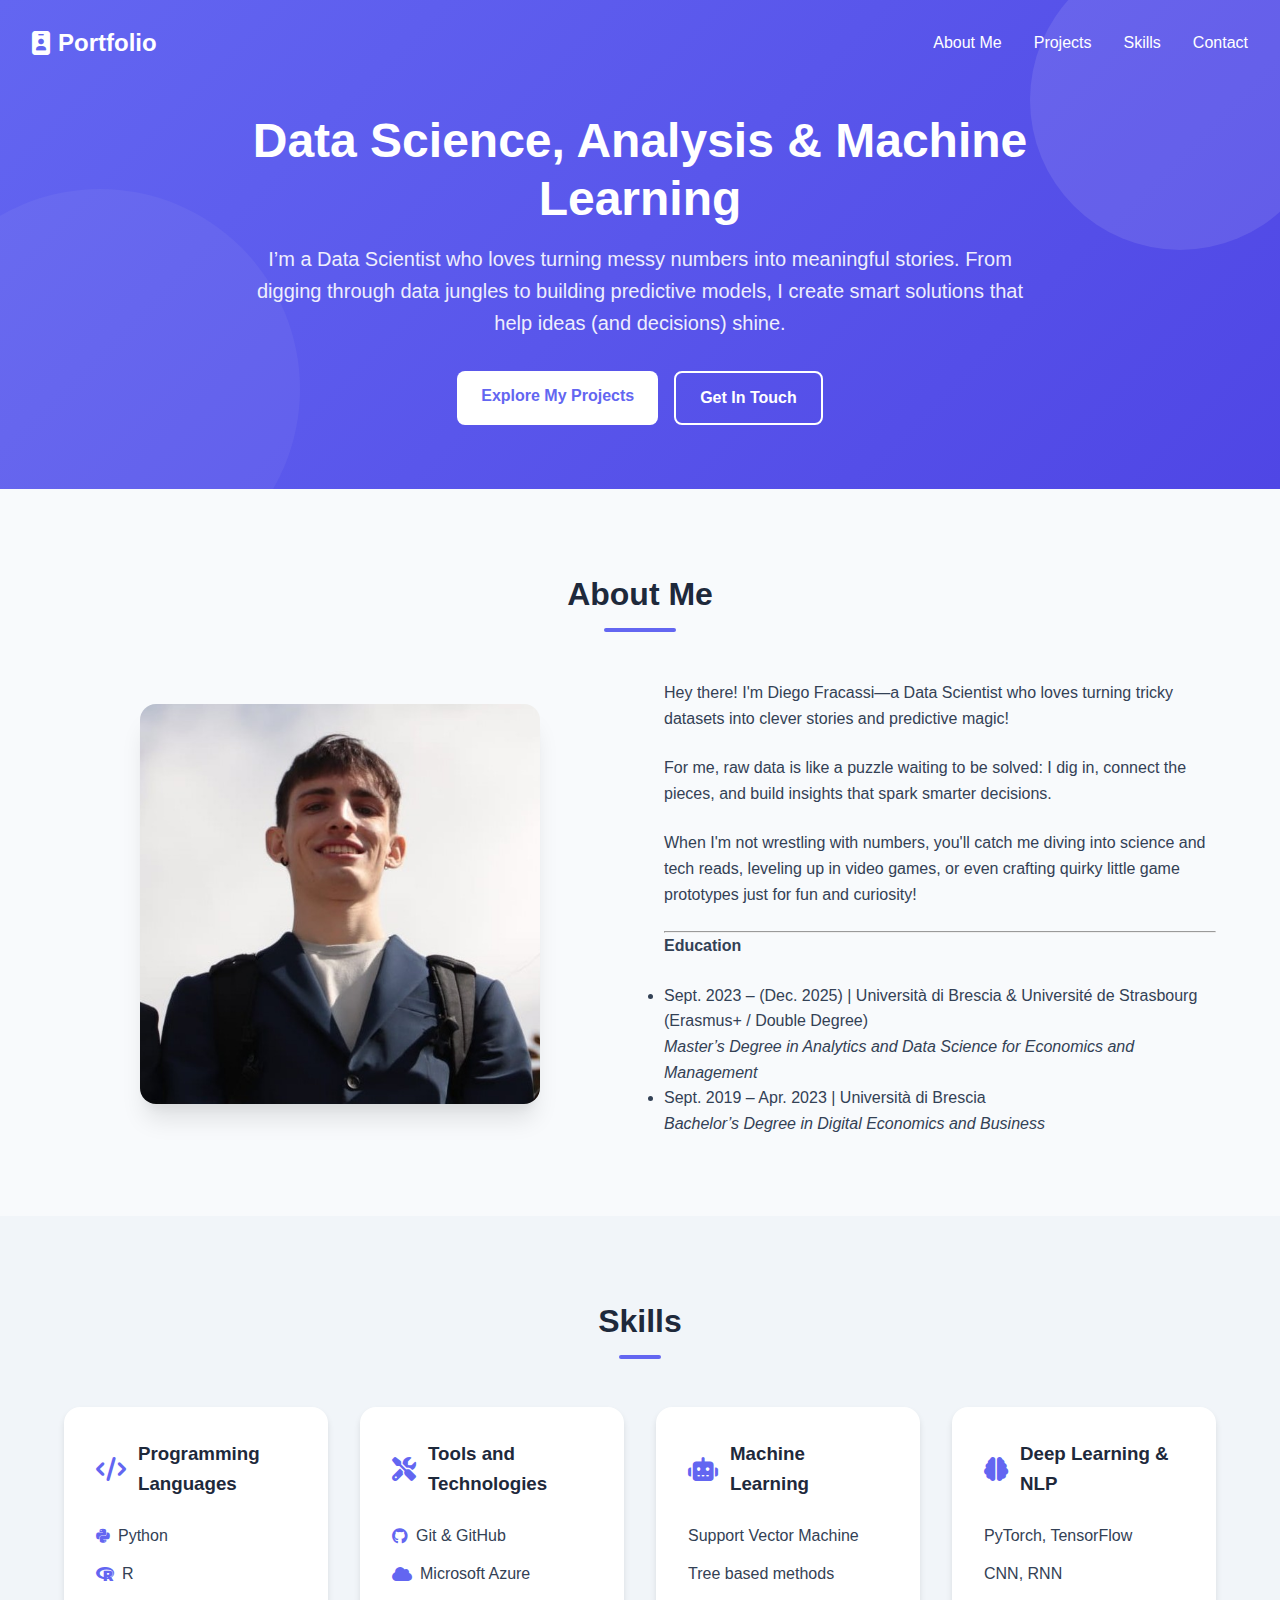
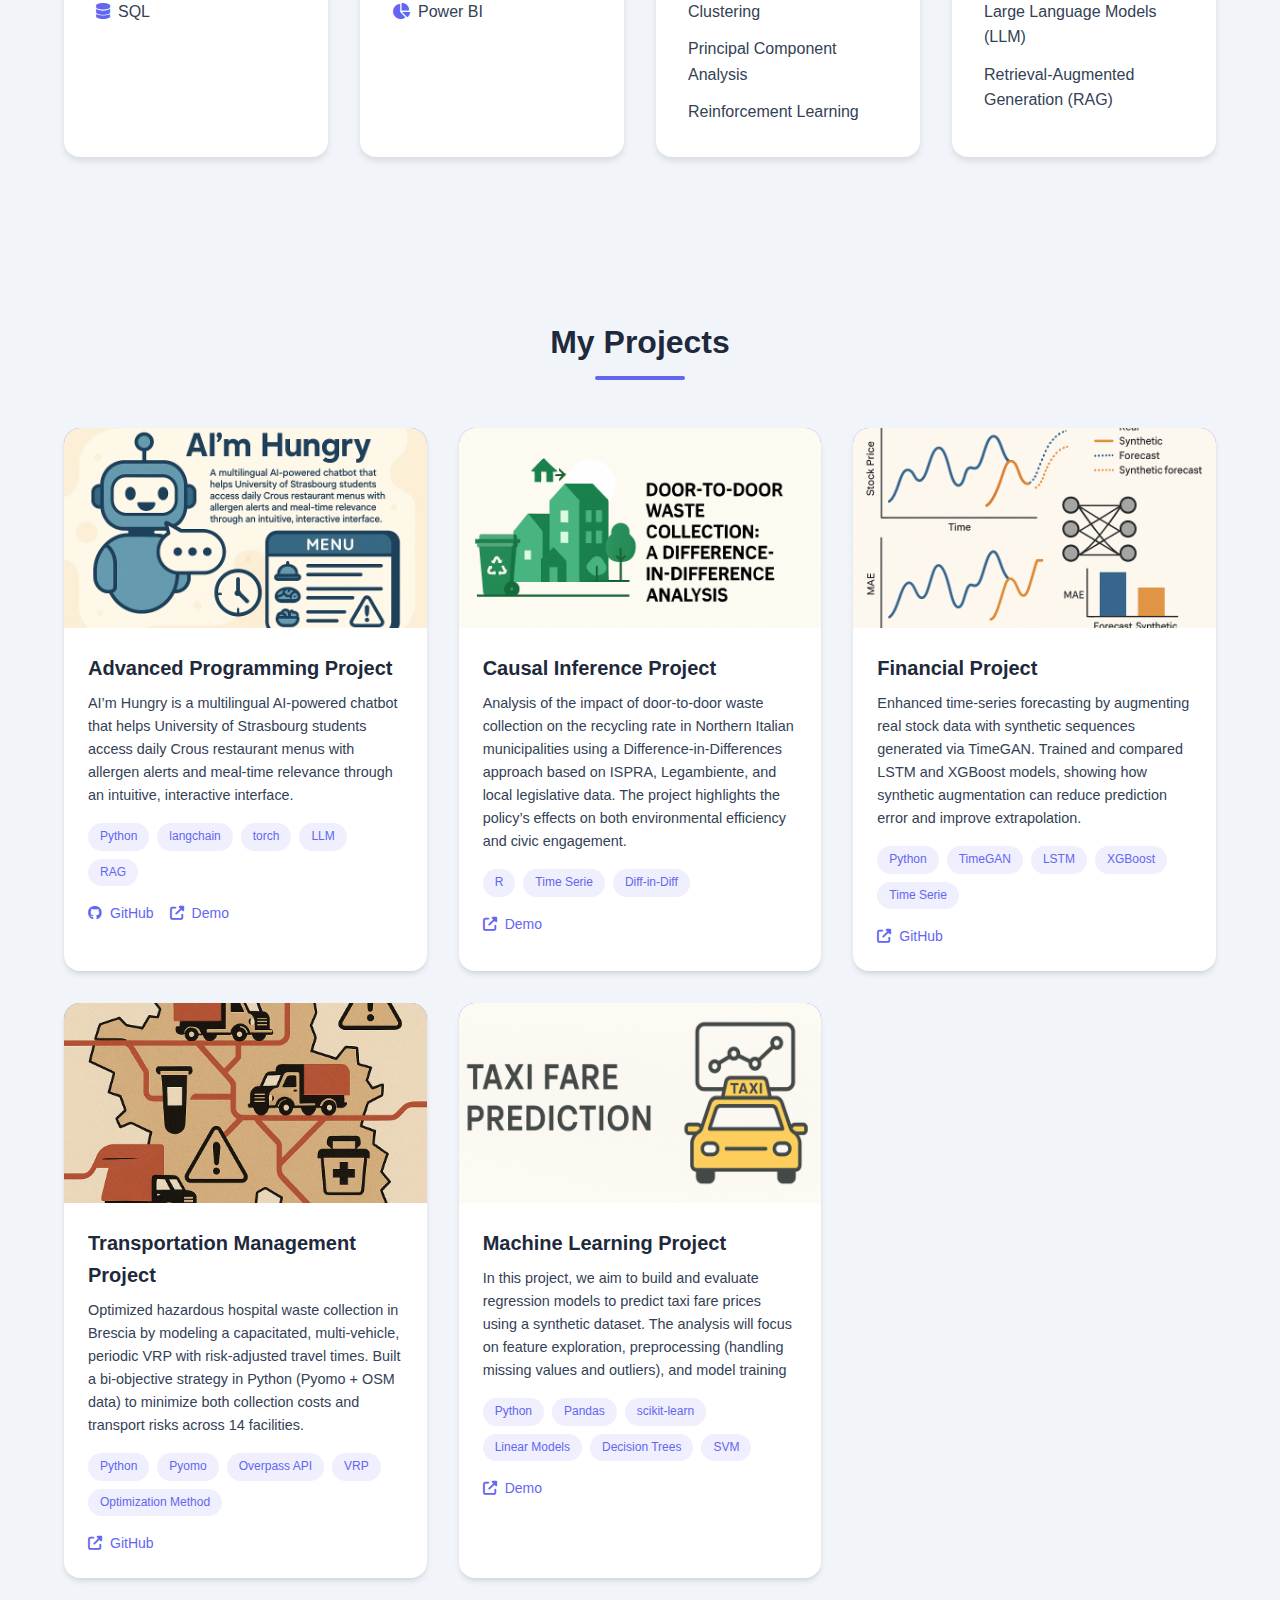
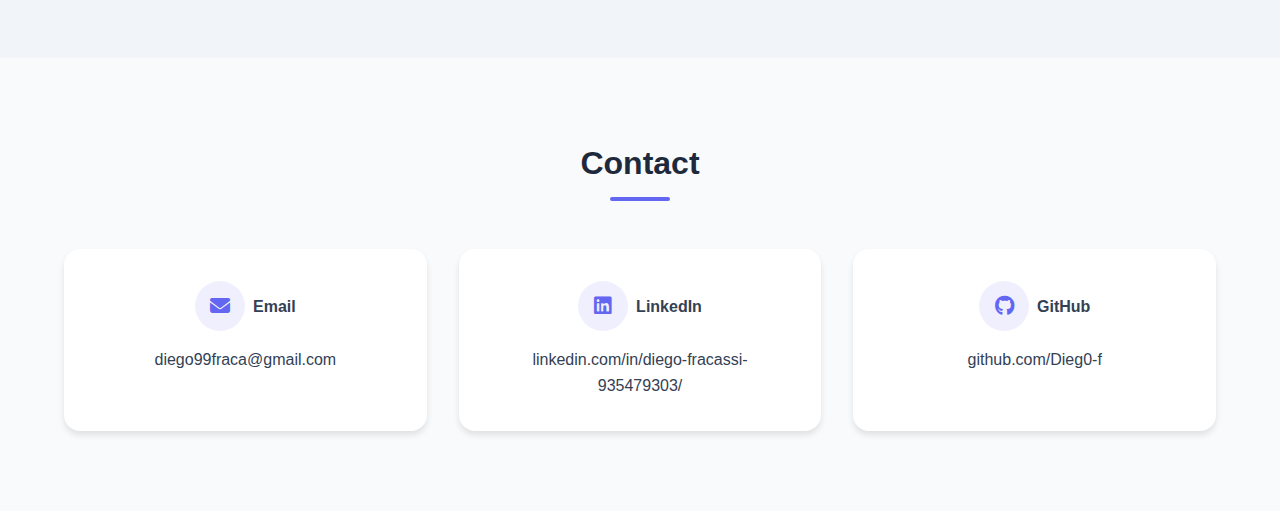
<file: index.html>
<!DOCTYPE html>
<html lang="en">
<head>
    <meta charset="UTF-8">
    <meta name="viewport" content="width=device-width, initial-scale=1.0">
    <title>Portfolio Data Science</title>
    <link rel="stylesheet" href="https://cdnjs.cloudflare.com/ajax/libs/font-awesome/6.4.0/css/all.min.css">
    <link rel="icon" href="img/id-badge-solid.svg" type="image/svg+xml">

    <style>
        :root {
            --primary: #6366f1;
            --secondary: #4f46e5;
            --dark: #1e293b;
            --light: #f8fafc;
            --accent: #8b5cf6;
            --success: #10b981;
            --text: #334155;
        }
        
        * {
            margin: 0;
            padding: 0;
            box-sizing: border-box;
        }
        
        body {
            font-family: 'Inter', -apple-system, BlinkMacSystemFont, sans-serif;
            line-height: 1.6;
            color: var(--text);
            background-color: var(--light);
        }
        
        .container {
            max-width: 1200px;
            margin: 0 auto;
            padding: 0 1.5rem;
        }
        
        header {
            background: linear-gradient(135deg, var(--primary), var(--secondary));
            color: white;
            padding: 7rem 0 4rem;
            position: relative;
            overflow: hidden;
        }
        
        header::before {
            content: '';
            position: absolute;
            top: -50px;
            right: -50px;
            width: 300px;
            height: 300px;
            border-radius: 50%;
            background: rgba(255, 255, 255, 0.1);
            z-index: 0;
        }
        
        header::after {
            content: '';
            position: absolute;
            bottom: -100px;
            left: -100px;
            width: 400px;
            height: 400px;
            border-radius: 50%;
            background: rgba(255, 255, 255, 0.05);
            z-index: 0;
        }
        
        .header-content {
            position: relative;
            z-index: 1;
        }
        
        nav {
            display: flex;
            justify-content: space-between;
            align-items: center;
            padding: 1.5rem 0;
            position: absolute;
            top: 0;
            left: 0;
            right: 0;
            z-index: 100;
        }
        
        .logo {
            font-size: 1.5rem;
            font-weight: 700;
            color: white;
            text-decoration: none;
            display: flex;
            align-items: center;
        }
        
        .logo i {
            margin-right: 0.5rem;
        }
        
        .nav-links {
            display: flex;
            list-style: none;
        }
        
        .nav-links li {
            margin-left: 2rem;
        }
        
        .nav-links a {
            color: white;
            text-decoration: none;
            font-weight: 500;
            transition: opacity 0.3s;
        }
        
        .nav-links a:hover {
            opacity: 0.8;
        }
        
        .hero {
            text-align: center;
            max-width: 800px;
            margin: 0 auto;
        }
        
        .hero h1 {
            font-size: 3rem;
            font-weight: 800;
            margin-bottom: 1rem;
            line-height: 1.2;
        }
        
        .hero p {
            font-size: 1.25rem;
            opacity: 0.9;
            margin-bottom: 2rem;
        }
        
        .cta-buttons {
            display: flex;
            justify-content: center;
            gap: 1rem;
        }
        
        .btn {
            display: inline-block;
            padding: 0.75rem 1.5rem;
            border-radius: 0.5rem;
            font-weight: 600;
            text-decoration: none;
            transition: all 0.3s ease;
        }
        
        .btn-primary {
            background-color: white;
            color: var(--primary);
        }
        
        .btn-primary:hover {
            transform: translateY(-3px);
            box-shadow: 0 10px 20px rgba(0, 0, 0, 0.1);
        }
        
        .btn-secondary {
            background-color: transparent;
            color: white;
            border: 2px solid white;
        }
        
        .btn-secondary:hover {
            background-color: rgba(255, 255, 255, 0.1);
            transform: translateY(-3px);
        }
        
        section {
            padding: 5rem 0;
        }
        
        .section-title {
            text-align: center;
            margin-bottom: 3rem;
            position: relative;
        }
        
        .section-title h2 {
            font-size: 2rem;
            font-weight: 700;
            color: var(--dark);
            display: inline-block;
        }
        
        .section-title h2::after {
            content: '';
            display: block;
            width: 50%;
            height: 4px;
            background: var(--primary);
            margin: 0.5rem auto 0;
            border-radius: 2px;
        }
        
        .about-content {
            display: flex;
            align-items: center;
            gap: 3rem;
        }
        
        .about-image {
            flex: 1;
            text-align: center;
        }
        
        .about-image img {
            width: 100%;
            max-width: 400px;
            border-radius: 1rem;
            box-shadow: 0 20px 25px -5px rgba(0, 0, 0, 0.1), 0 10px 10px -5px rgba(0, 0, 0, 0.04);
        }
        
        .about-text {
            flex: 1;
        }
        
        .about-text h3 {
            font-size: 1.5rem;
            margin-bottom: 1rem;
            color: var(--dark);
        }
        
        .about-text p {
            margin-bottom: 1.5rem;
        }
        
        .skills-container {
            display: flex;
            flex-wrap: wrap;
            gap: 1rem;
            margin-top: 2rem;
        }
        
        .skill-item {
            background-color: white;
            padding: 0.5rem 1rem;
            border-radius: 0.5rem;
            font-weight: 500;
            box-shadow: 0 1px 3px rgba(0, 0, 0, 0.1);
            display: flex;
            align-items: center;
            gap: 0.5rem;
        }
        
        .projects-grid {
            display: grid;
            grid-template-columns: repeat(auto-fill, minmax(350px, 1fr));
            gap: 2rem;
        }
        
        .project-card {
            background-color: white;
            border-radius: 1rem;
            overflow: hidden;
            box-shadow: 0 4px 6px -1px rgba(0, 0, 0, 0.1), 0 2px 4px -1px rgba(0, 0, 0, 0.06);
            transition: transform 0.3s ease, box-shadow 0.3s ease;
        }
        
        .project-card:hover {
            transform: translateY(-5px);
            box-shadow: 0 20px 25px -5px rgba(0, 0, 0, 0.1), 0 10px 10px -5px rgba(0, 0, 0, 0.04);
        }
        
        .project-img {
            height: 200px;
            background-color: var(--primary);
            position: relative;
            overflow: hidden;
        }
        
        .project-img img {
            width: 100%;
            height: 100%;
            object-fit: cover;
        }
        
        .project-content {
            padding: 1.5rem;
        }
        
        .project-content h3 {
            font-size: 1.25rem;
            margin-bottom: 0.5rem;
            color: var(--dark);
        }
        
        .project-content p {
            margin-bottom: 1rem;
            color: var(--text);
            font-size: 0.9rem;
        }
        
        .project-tags {
            display: flex;
            flex-wrap: wrap;
            gap: 0.5rem;
            margin-bottom: 1rem;
        }
        
        .project-tag {
            background-color: rgba(99, 102, 241, 0.1);
            color: var(--primary);
            padding: 0.25rem 0.75rem;
            border-radius: 9999px;
            font-size: 0.75rem;
            font-weight: 500;
        }
        
        .project-links {
            display: flex;
            gap: 1rem;
        }
        
        .project-link {
            display: flex;
            align-items: center;
            gap: 0.5rem;
            color: var(--primary);
            text-decoration: none;
            font-size: 0.875rem;
            font-weight: 500;
            transition: opacity 0.2s;
        }
        
        .project-link:hover {
            opacity: 0.8;
        }
        
        .contact-container {
            max-width: 800px;
            margin: 0 auto;
            background-color: white;
            border-radius: 1rem;
            padding: 2rem;
            box-shadow: 0 10px 15px -3px rgba(0, 0, 0, 0.1), 0 4px 6px -2px rgba(0, 0, 0, 0.05);
        }
        
        .contact-info {
            display: grid;
            grid-template-columns: repeat(auto-fit, minmax(250px, 1fr));
            gap: 2rem;
            margin-bottom: 2rem;
        }
        
        .contact-item {
            display: flex;
            align-items: center;
            gap: 1rem;
        }
        
        .contact-icon {
            width: 50px;
            height: 50px;
            border-radius: 50%;
            background-color: rgba(99, 102, 241, 0.1);
            display: flex;
            align-items: center;
            justify-content: center;
            color: var(--primary);
            font-size: 1.25rem;
        }
        
        .contact-details h4 {
            font-size: 1rem;
            color: var(--dark);
            margin-bottom: 0.25rem;
        }
        
        .contact-details p, .contact-details a {
            color: var(--text);
            text-decoration: none;
            transition: color 0.2s;
        }

        form {
            display: grid;
            gap: 1.5rem;
        }
        
        .form-group {
            display: flex;
            flex-direction: column;
            gap: 0.5rem;
        }
        
        .form-group label {
            font-weight: 500;
            color: var(--dark);
        }
        
        .form-control {
            padding: 0.75rem 1rem;
            border: 1px solid #e2e8f0;
            border-radius: 0.5rem;
            font-family: inherit;
            font-size: 1rem;
            transition: border-color 0.2s;
        }
        
        .form-control:focus {
            outline: none;
            border-color: var(--primary);
            box-shadow: 0 0 0 3px rgba(99, 102, 241, 0.2);
        }
        
        textarea.form-control {
            resize: vertical;
            min-height: 120px;
        }
        
        .submit-btn {
            background-color: var(--primary);
            color: white;
            border: none;
            padding: 0.75rem 1.5rem;
            border-radius: 0.5rem;
            font-weight: 600;
            cursor: pointer;
            transition: all 0.3s ease;
            justify-self: start;
        }
        
        .submit-btn:hover {
            background-color: var(--secondary);
            transform: translateY(-3px);
            box-shadow: 0 10px 15px -3px rgba(0, 0, 0, 0.1), 0 4px 6px -2px rgba(0, 0, 0, 0.05);
        }
        
        footer {
            background-color: var(--dark);
            color: white;
            padding: 3rem 0;
            text-align: center;
        }
        
        .footer-content {
            max-width: 800px;
            margin: 0 auto;
        }
        
        .social-links {
            display: flex;
            justify-content: center;
            gap: 1.5rem;
            margin: 2rem 0;
        }
        
        .social-link {
            display: flex;
            align-items: center;
            justify-content: center;
            width: 40px;
            height: 40px;
            border-radius: 50%;
            background-color: rgba(255, 255, 255, 0.1);
            color: white;
            font-size: 1.25rem;
            transition: all 0.3s ease;
        }
        
        .social-link:hover {
            background-color: var(--primary);
            transform: translateY(-3px);
        }
        
        .copyright {
            opacity: 0.7;
            font-size: 0.875rem;
        }
        
        /* Animations */
        @keyframes fadeInUp {
            from {
                opacity: 0;
                transform: translateY(20px);
            }
            to {
                opacity: 1;
                transform: translateY(0);
            }
        }
        
        .animate {
            animation: fadeInUp 0.6s ease forwards;
        }
        
        /* Responsive */
        @media (max-width: 768px) {
            .about-content {
                flex-direction: column;
            }
            
            .nav-links {
                display: none;
            }
            
            .hero h1 {
                font-size: 2.5rem;
            }
            
            .hero p {
                font-size: 1rem;
            }
            
            .cta-buttons {
                flex-direction: column;
            }
        }
    </style>
</head>
<body>
    <!-- Header Section -->
    <header>
        <div class="container">
            <nav>
                <a href="#" class="logo" style="margin-left: 2rem;"><i class="fas fa-id-badge"></i> Portfolio</a>
                <ul class="nav-links">
                    <li><a href="#about">About Me</a></li>
                    <li><a href="#projects">Projects</a></li>
                    <li><a href="#skills">Skills</a></li>
                    <li><a href="#contact">Contact</a></li>
                    <li><a></a></li>
                </ul>
            </nav>
            
            <div class="header-content">
                <div class="hero animate">
                    <h1>Data Science, Analysis & Machine Learning</h1>
                    <p>I’m a Data Scientist who loves turning messy numbers into meaningful stories. From digging through data jungles to building predictive models, I create smart solutions that help ideas (and decisions) shine.</p>
                    <div class="cta-buttons">
                        <a href="#projects" class="btn btn-primary">Explore My Projects</a>
                        <a href="#contact" class="btn btn-secondary">Get In Touch</a>
                    </div>
                </div>
            </div>
        </div>
    </header>
    
    <!-- About Section -->
    <section id="about">
        <div class="container">
            <div class="section-title">
                <h2>About Me</h2>
            </div>
            
            <div class="about-content">
                <div class="about-image">
                    <img src="img/foto.jpg">
                </div>
                
                <div class="about-text">
                    <p>Hey there! I'm Diego Fracassi—a Data Scientist who loves turning tricky datasets into clever stories and predictive magic!</p>
                    <p>For me, raw data is like a puzzle waiting to be solved: I dig in, connect the pieces, and build insights that spark smarter decisions.</p>
                    <p>When I'm not wrestling with numbers, you'll catch me diving into science and tech reads, leveling up in video games, or even crafting quirky little game prototypes just for fun and curiosity!</p>
                    <hr>


                    <p><strong>Education</strong></p>
                    <ul>
                    <li>Sept. 2023 – (Dec. 2025) | Università di Brescia & Université de Strasbourg (Erasmus+ / Double Degree)<br>
                    <em>Master’s Degree in Analytics and Data Science for Economics and Management</em></li>
                    <li>Sept. 2019 – Apr. 2023 | Università di Brescia<br>
                    <em>Bachelor’s Degree in Digital Economics and Business</em></li>
                    </ul>
                </div>
            </div>
        </div>
    </section>

    <!-- Skills Section -->
    <section id="skills" style="background-color: #f1f5f9;">
        <div class="container">
            <div class="section-title">
                <h2>Skills</h2>
            </div>
            
            <div class="skills-grid" style="display: grid; grid-template-columns: repeat(auto-fill, minmax(250px, 1fr)); gap: 2rem;">
                
                <!-- Category 1: Programming Languages -->
                <div class="skill-category" style="background-color: white; padding: 2rem; border-radius: 1rem; box-shadow: 0 4px 6px rgba(0,0,0,0.1);">
                    <h3 style="margin-bottom: 1.5rem; color: var(--dark); display: flex; align-items: center; gap: 0.75rem;">
                        <i class="fas fa-code" style="color: var(--primary); font-size: 1.5rem;"></i>
                        Programming Languages
                    </h3>
                    <ul style="list-style: none; display: grid; gap: 0.75rem;">
                        <li style="display: flex; align-items: center; gap: 0.5rem;">
                            <i class="fab fa-python" style="color: var(--primary);"></i>
                            <span>Python</span>
                        </li>
                        <li style="display: flex; align-items: center; gap: 0.5rem;">
                            <i class="fab fa-r-project" style="color: var(--primary);"></i>
                            <span>R</span>
                        </li>
                        <li style="display: flex; align-items: center; gap: 0.5rem;">
                            <i class="fas fa-database" style="color: var(--primary);"></i>
                            <span>SQL</span>
                        </li>
                    </ul>
                </div>

                <!-- Category 2: Tools and Technologies -->
                <div class="skill-category" style="background-color: white; padding: 2rem; border-radius: 1rem; box-shadow: 0 4px 6px rgba(0,0,0,0.1);">
                    <h3 style="margin-bottom: 1.5rem; color: var(--dark); display: flex; align-items: center; gap: 0.75rem;">
                        <i class="fas fa-tools" style="color: var(--primary); font-size: 1.5rem;"></i>
                        Tools and Technologies
                    </h3>
                    <ul style="list-style: none; display: grid; gap: 0.75rem;">
                        <li style="display: flex; align-items: center; gap: 0.5rem;">
                            <i class="fab fa-github" style="color: var(--primary);"></i>
                            <span>Git & GitHub</span>
                        </li>
                        <li style="display: flex; align-items: center; gap: 0.5rem;">
                            <i class="fas fa-cloud" style="color: var(--primary);"></i>
                            <span>Microsoft Azure</span>
                        </li>
                        <li style="display: flex; align-items: center; gap: 0.5rem;">
                            <i class="fas fa-chart-pie" style="color: var(--primary);"></i>
                            <span>Power BI</span>
                        </li>
                    </ul>
                </div>
                
                <!-- Category 3: Machine Learning -->
                <div class="skill-category" style="background-color: white; padding: 2rem; border-radius: 1rem; box-shadow: 0 4px 6px rgba(0,0,0,0.1);">
                    <h3 style="margin-bottom: 1.5rem; color: var(--dark); display: flex; align-items: center; gap: 0.75rem;">
                        <i class="fas fa-robot" style="color: var(--primary); font-size: 1.5rem;"></i>
                        Machine Learning
                    </h3>
                    <ul style="list-style: none; display: grid; gap: 0.75rem;">
                        <li>Support Vector Machine</li>
                        <li>Tree based methods</li>
                        <li>Clustering</li>
                        <li>Principal Component Analysis</li>
                        <li>Reinforcement Learning</li>
                    </ul>
                </div>
                
                <!-- Category 4: Deep Learning & NLP -->
                <div class="skill-category" style="background-color: white; padding: 2rem; border-radius: 1rem; box-shadow: 0 4px 6px rgba(0,0,0,0.1);">
                    <h3 style="margin-bottom: 1.5rem; color: var(--dark); display: flex; align-items: center; gap: 0.75rem;">
                        <i class="fas fa-brain" style="color: var(--primary); font-size: 1.5rem;"></i>
                        Deep Learning & NLP
                    </h3>
                    <ul style="list-style: none; display: grid; gap: 0.75rem;">
                        <li>PyTorch, TensorFlow</li>
                        <li>CNN, RNN</li>
                        <li>Large Language Models (LLM)</li>
                        <li>Retrieval-Augmented Generation (RAG)</li>
                    </ul>
                </div>

            </div>
        </div>
    </section>

    <!-- Projects Section -->
    <section id="projects" style="background-color: #f1f5f9;">
        <div class="container">
            <div class="section-title">
                <h2>My Projects</h2>
            </div>
            
            <div class="projects-grid">
                <!-- Project 1 -->
                <div class="project-card animate">
                    <div class="project-img">
                        <img src="img/im_hungry.png" alt="Progetto 1">
                    </div>
                    <div class="project-content">
                        <h3>Advanced Programming Project</h3>
                        <p>
                            AI’m Hungry is a multilingual AI-powered chatbot that helps University of 
                            Strasbourg students access daily Crous restaurant menus with allergen alerts 
                            and meal-time relevance through an intuitive, interactive interface.
                        </p>
                        <div class="project-tags">
                            <span class="project-tag">Python</span>
                            <span class="project-tag">langchain</span>
                            <span class="project-tag">torch</span>
                            <span class="project-tag">LLM</span>
                            <span class="project-tag">RAG</span>
                        </div>
                        <div class="project-links">
                            <a href="https://github.com/abusche/Restaurant-application" class="project-link"><i class="fab fa-github"></i>GitHub</a>
                            <a href="im_hungry/im_hungry.html" class="project-link"><i class="fas fa-external-link-alt"></i>Demo</a>
                        </div>
                    </div>
                </div>
                
                <!-- Project 2 -->
                <div class="project-card animate">
                    <div class="project-img">
                        <img src="img/causal.png" alt="Progetto 3">
                    </div>
                    <div class="project-content">
                        <h3>Causal Inference Project</h3>
                        <p>Analysis of the impact of door-to-door waste collection on the recycling rate in Northern Italian municipalities using a 
                            Difference-in-Differences approach based on ISPRA, Legambiente, and local legislative data. The project highlights the policy’s 
                            effects on both environmental efficiency and civic engagement.</p>
                        <div class="project-tags">
                            <span class="project-tag">R</span>
                            <span class="project-tag">Time Serie</span>
                            <span class="project-tag">Diff-in-Diff</span>
                        </div>
                        <div class="project-links">
                            <a href="causal_inference/causal_inference.html" class="project-link"><i class="fas fa-external-link-alt"></i> Demo</a>
                        </div>
                    </div>
                </div>

                <!-- Project 3 -->
                <div class="project-card animate">
                    <div class="project-img">
                        <img src="img/gam.png" alt="Progetto 2">
                    </div>
                    <div class="project-content">
                        <h3>Financial Project</h3>
                        <p>Enhanced time-series forecasting by augmenting real stock data with synthetic sequences generated via TimeGAN. 
                            Trained and compared LSTM and XGBoost models, showing how synthetic augmentation can reduce prediction error and improve extrapolation.</p>
                        <div class="project-tags">
                            <span class="project-tag">Python</span>
                            <span class="project-tag">TimeGAN</span>
                            <span class="project-tag">LSTM</span>
                            <span class="project-tag">XGBoost</span>
                            <span class="project-tag">Time Serie</span>
                        </div>
                        <div class="project-links">
                            <a href="https://github.com/fravasta/Improving-forecast-of-a-time-series-model-with-synthetic-time-series-augmentation" class="project-link"><i class="fas fa-external-link-alt"></i>GitHub</a>
                        </div>
                    </div>
                </div>

                <!-- Project 4 -->
                <div class="project-card animate">
                    <div class="project-img">
                        <img src="img/vrp.png" alt="Progetto 2">
                    </div>
                    <div class="project-content">
                        <h3>Transportation Management Project</h3>
                        <p>Optimized hazardous hospital waste collection in Brescia by modeling a capacitated, multi-vehicle, periodic VRP with risk-adjusted travel times. 
                            Built a bi-objective strategy in Python (Pyomo + OSM data) to minimize both collection costs and transport risks across 14 facilities.</p>
                        <div class="project-tags">
                            <span class="project-tag">Python</span>
                            <span class="project-tag">Pyomo</span>
                            <span class="project-tag">Overpass API</span>
                            <span class="project-tag">VRP</span>
                            <span class="project-tag">Optimization Method</span>
                        </div>
                        <div class="project-links">
                            <a href="https://github.com/fravasta/Hazardous_Waste_Collection_VRP_Optimization" class="project-link"><i class="fas fa-external-link-alt"></i>GitHub</a>
                        </div>
                    </div>
                </div>

                <!-- Project 5 -->
                <div class="project-card animate">
                    <div class="project-img">
                        <img src="img/taxi.png" alt="Progetto 2">
                    </div>
                    <div class="project-content">
                        <h3>Machine Learning Project</h3>
                        <p>In this project, we aim to build and evaluate regression models to predict taxi fare prices using a synthetic dataset.
                            The analysis will focus on feature exploration, preprocessing (handling missing values and outliers), and model training</p>
                        <div class="project-tags">
                            <span class="project-tag">Python</span>
                            <span class="project-tag">Pandas</span>
                            <span class="project-tag">scikit-learn</span>
                            <span class="project-tag">Linear Models</span>
                            <span class="project-tag">Decision Trees</span>
                            <span class="project-tag">SVM</span>
                        </div>
                        <div class="project-links">
                            <a href="taxi_prediction/taxi_home.html" class="project-link"><i class="fas fa-external-link-alt"></i>Demo</a>
                        </div>
                    </div>
                </div>
            </div>
        </div>
    </section>

    
    
    <!-- Contact Section -->
    <section id="contact">
        <div class="container">
            <div class="section-title" style="text-align: center;">
                <h2>Contact</h2>
            </div>

            <!-- Flex container -->
            <div class="contact-grid" style="display: flex; gap: 2rem; flex-wrap: wrap; justify-content: center;">
                <!-- Email -->
                <div class="skill-category" style="background-color: white; padding: 2rem; border-radius: 1rem; box-shadow: 0 4px 6px rgba(0,0,0,0.1); min-width: 250px; flex: 1; text-align: center;">
                    <div style="display: flex; align-items: center; justify-content: center; gap: 0.5rem;">
                        <div class="contact-icon">
                            <i class="fas fa-envelope"></i>
                        </div>
                        <h4 style="margin: 0;">Email</h4>
                    </div>
                    <div class="contact-details" style="margin-top: 1rem;">
                        <a href="mailto:diego99fraca@gmail.com">diego99fraca@gmail.com</a>
                    </div>
                </div>

                <!-- LinkedIn -->
                <div class="skill-category" style="background-color: white; padding: 2rem; border-radius: 1rem; box-shadow: 0 4px 6px rgba(0,0,0,0.1); min-width: 250px; flex: 1; text-align: center;">
                    <div style="display: flex; align-items: center; justify-content: center; gap: 0.5rem;">
                        <div class="contact-icon">
                            <i class="fab fa-linkedin"></i>
                        </div>
                        <h4 style="margin: 0;">LinkedIn</h4>
                    </div>
                    <div class="contact-details" style="margin-top: 1rem;">
                        <a href="https://linkedin.com/in/diego-fracassi-935479303" target="_blank">linkedin.com/in/diego-fracassi-935479303/</a>
                    </div>
                </div>

                <!-- GitHub -->
                <div class="skill-category" style="background-color: white; padding: 2rem; border-radius: 1rem; box-shadow: 0 4px 6px rgba(0,0,0,0.1); min-width: 250px; flex: 1; text-align: center;">
                    <div style="display: flex; align-items: center; justify-content: center; gap: 0.5rem;">
                        <div class="contact-icon">
                            <i class="fab fa-github"></i>
                        </div>
                        <h4 style="margin: 0;">GitHub</h4>
                    </div>
                    <div class="contact-details" style="margin-top: 1rem;">
                        <a href="https://github.com/Dieg0-f" target="_blank">github.com/Dieg0-f</a>
                    </div>
                </div>
            </div>
        </div>
    </section>
</body>
</html>
</file>
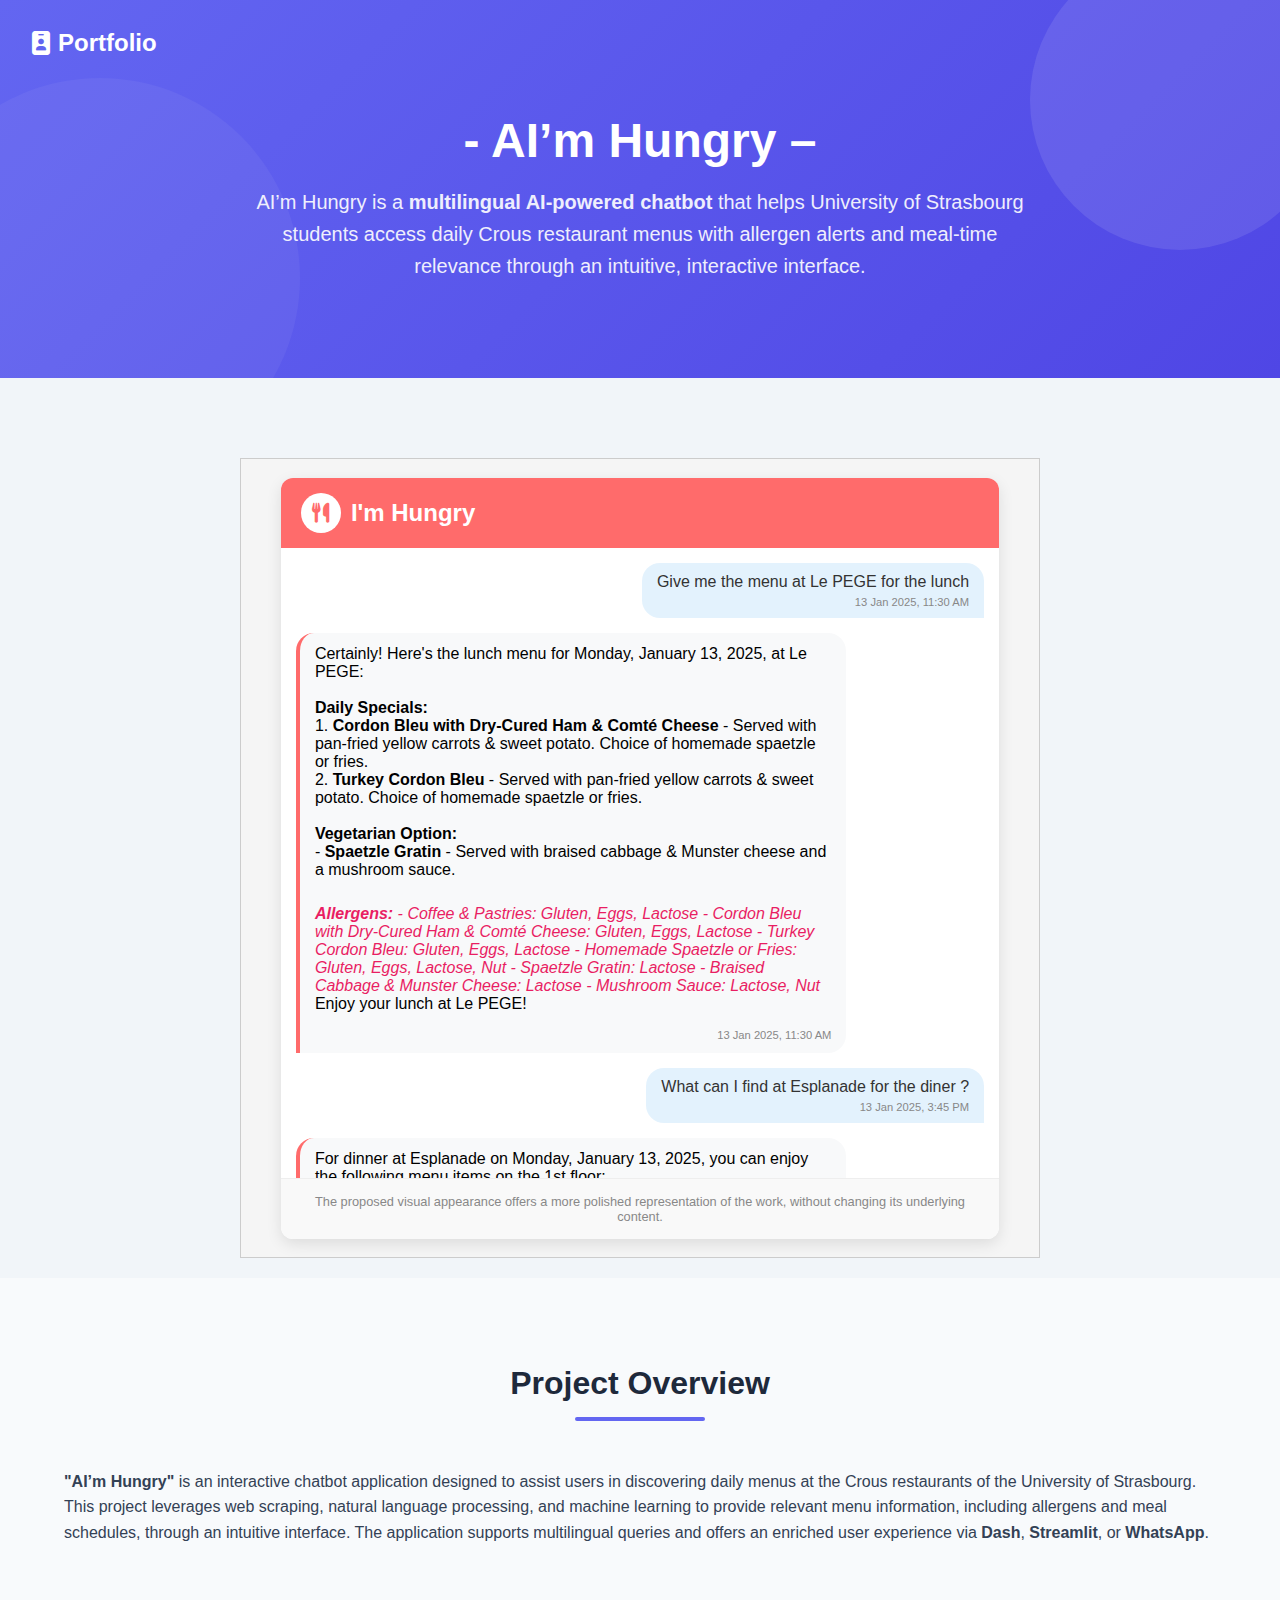
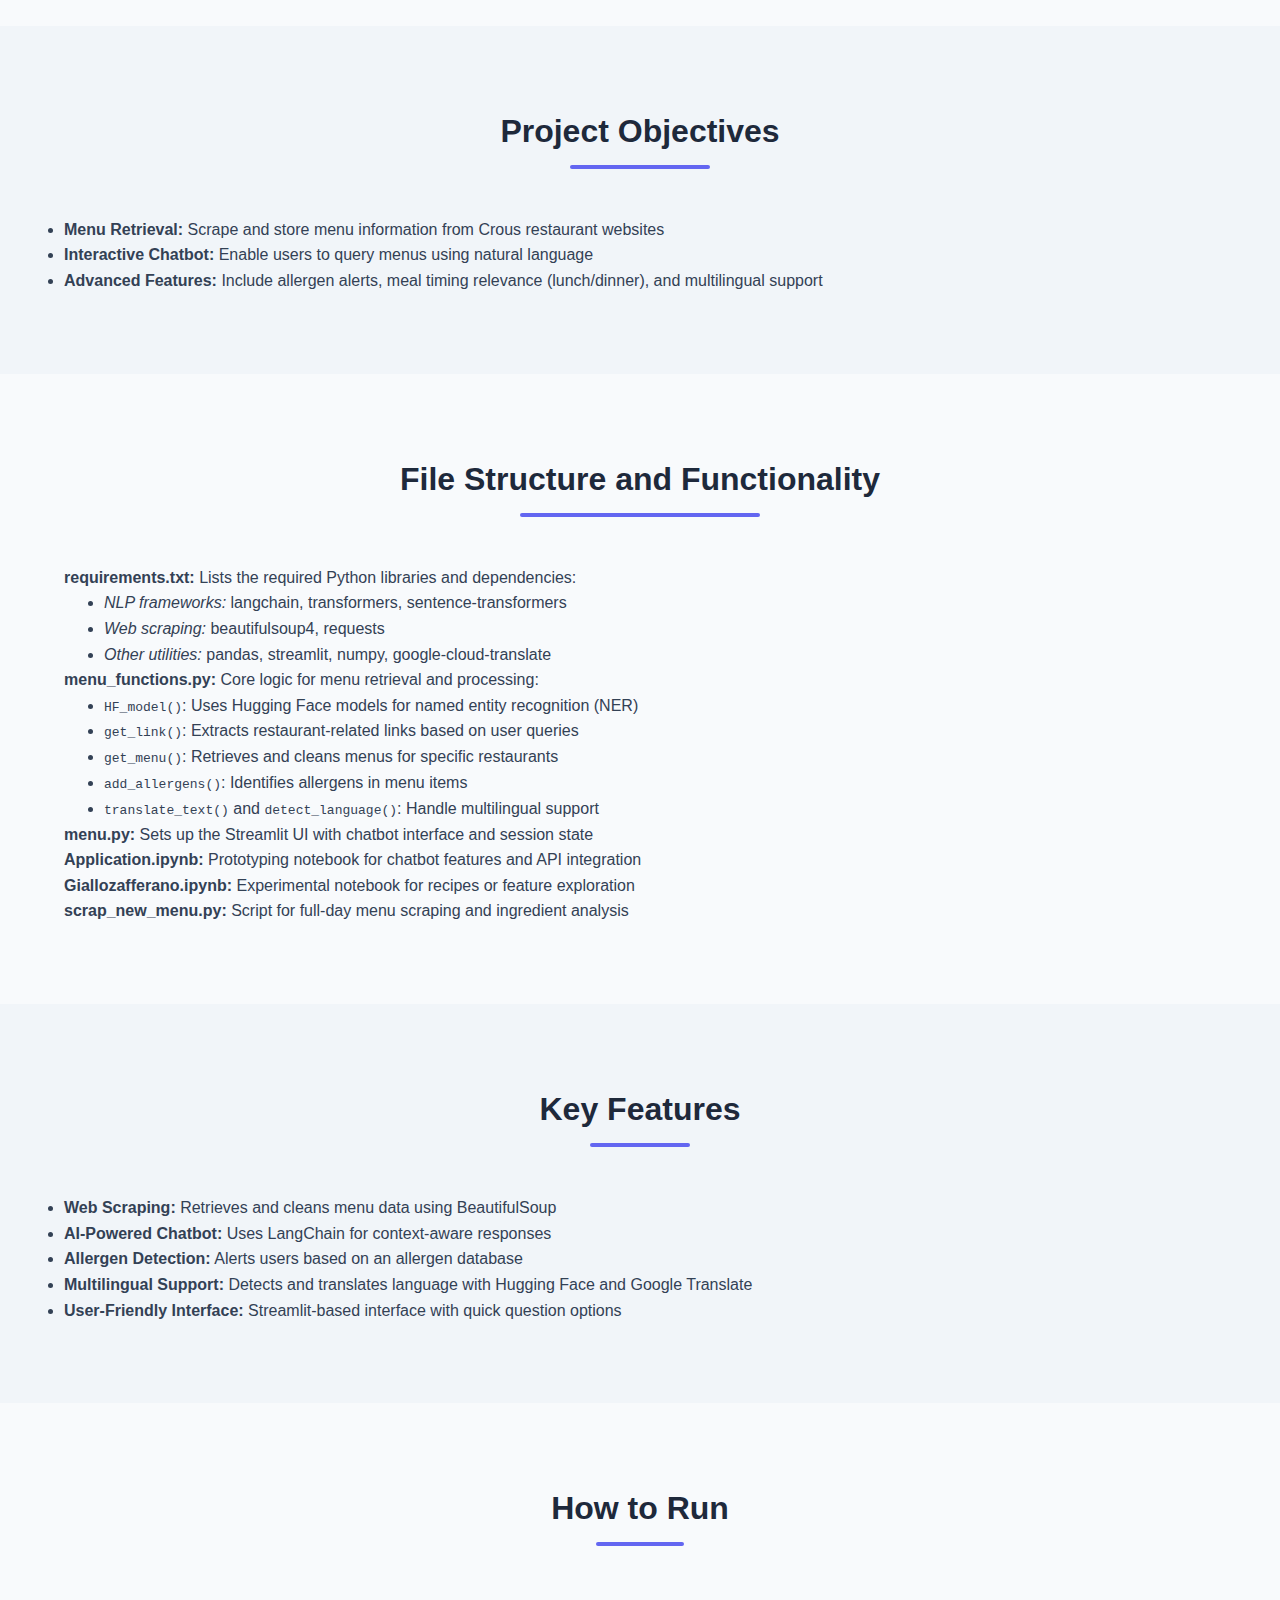
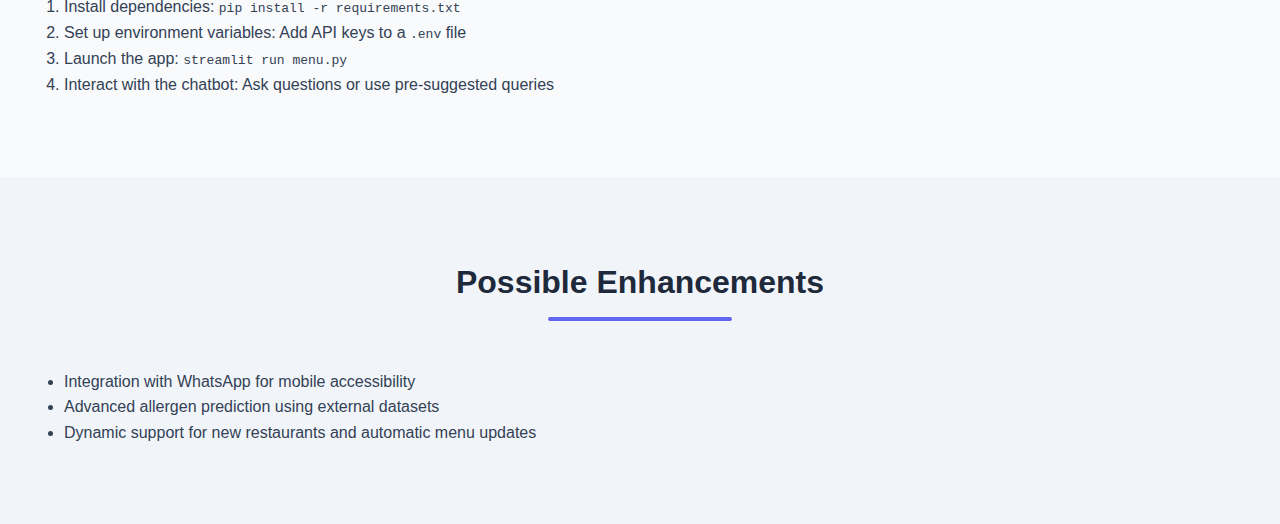
<file: im_hungry.html>
<!DOCTYPE html>
<html lang="en">
<head>
    <meta charset="UTF-8">
    <meta name="viewport" content="width=device-width, initial-scale=1.0">
    <title>I'm Hungry</title>
    <link rel="stylesheet" href="https://cdnjs.cloudflare.com/ajax/libs/font-awesome/6.4.0/css/all.min.css">
    <link rel="icon" href="img/id-badge-solid.svg" type="image/svg+xml">

    <style>
        :root {
            --primary: #6366f1;
            --secondary: #4f46e5;
            --dark: #1e293b;
            --light: #f8fafc;
            --accent: #8b5cf6;
            --success: #10b981;
            --text: #334155;
        }
        
        * {
            margin: 0;
            padding: 0;
            box-sizing: border-box;
        }
        
        body {
            font-family: 'Inter', -apple-system, BlinkMacSystemFont, sans-serif;
            line-height: 1.6;
            color: var(--text);
            background-color: var(--light);
        }
        
        .container {
            max-width: 1200px;
            margin: 0 auto;
            padding: 0 1.5rem;
        }
        
        header {
            background: linear-gradient(135deg, var(--primary), var(--secondary));
            color: white;
            padding: 7rem 0 4rem;
            position: relative;
            overflow: hidden;
        }
        
        header::before {
            content: '';
            position: absolute;
            top: -50px;
            right: -50px;
            width: 300px;
            height: 300px;
            border-radius: 50%;
            background: rgba(255, 255, 255, 0.1);
            z-index: 0;
        }
        
        header::after {
            content: '';
            position: absolute;
            bottom: -100px;
            left: -100px;
            width: 400px;
            height: 400px;
            border-radius: 50%;
            background: rgba(255, 255, 255, 0.05);
            z-index: 0;
        }
        
        .header-content {
            position: relative;
            z-index: 1;
        }
        
        nav {
            display: flex;
            justify-content: space-between;
            align-items: center;
            padding: 1.5rem 0;
            position: absolute;
            top: 0;
            left: 0;
            right: 0;
            z-index: 100;
        }
        
        .logo {
            font-size: 1.5rem;
            font-weight: 700;
            color: white;
            text-decoration: none;
            display: flex;
            align-items: center;
        }
        
        .logo i {
            margin-right: 0.5rem;
        }
        
        .nav-links {
            display: flex;
            list-style: none;
        }
        
        .nav-links li {
            margin-left: 2rem;
        }
        
        .nav-links a {
            color: white;
            text-decoration: none;
            font-weight: 500;
            transition: opacity 0.3s;
        }
        
        .nav-links a:hover {
            opacity: 0.8;
        }
        
        .hero {
            text-align: center;
            max-width: 800px;
            margin: 0 auto;
        }
        
        .hero h1 {
            font-size: 3rem;
            font-weight: 800;
            margin-bottom: 1rem;
            line-height: 1.2;
        }
        
        .hero p {
            font-size: 1.25rem;
            opacity: 0.9;
            margin-bottom: 2rem;
        }
        
        .cta-buttons {
            display: flex;
            justify-content: center;
            gap: 1rem;
        }
        
        .btn {
            display: inline-block;
            padding: 0.75rem 1.5rem;
            border-radius: 0.5rem;
            font-weight: 600;
            text-decoration: none;
            transition: all 0.3s ease;
        }
        
        .btn-primary {
            background-color: white;
            color: var(--primary);
        }
        
        .btn-primary:hover {
            transform: translateY(-3px);
            box-shadow: 0 10px 20px rgba(0, 0, 0, 0.1);
        }
        
        .btn-secondary {
            background-color: transparent;
            color: white;
            border: 2px solid white;
        }
        
        .btn-secondary:hover {
            background-color: rgba(255, 255, 255, 0.1);
            transform: translateY(-3px);
        }
        
        section {
            padding: 5rem 0;
        }
        
        .section-title {
            text-align: center;
            margin-bottom: 3rem;
            position: relative;
        }
        
        .section-title h2 {
            font-size: 2rem;
            font-weight: 700;
            color: var(--dark);
            display: inline-block;
        }
        
        .section-title h2::after {
            content: '';
            display: block;
            width: 50%;
            height: 4px;
            background: var(--primary);
            margin: 0.5rem auto 0;
            border-radius: 2px;
        }
        
        .about-content {
            display: flex;
            align-items: center;
            gap: 3rem;
        }
        
        .about-image {
            flex: 1;
            text-align: center;
        }
        
        .about-image img {
            width: 100%;
            max-width: 400px;
            border-radius: 1rem;
            box-shadow: 0 20px 25px -5px rgba(0, 0, 0, 0.1), 0 10px 10px -5px rgba(0, 0, 0, 0.04);
        }
        
        .about-text {
            flex: 1;
        }
        
        .about-text h3 {
            font-size: 1.5rem;
            margin-bottom: 1rem;
            color: var(--dark);
        }
        
        .about-text p {
            margin-bottom: 1.5rem;
        }
        
        .skills-container {
            display: flex;
            flex-wrap: wrap;
            gap: 1rem;
            margin-top: 2rem;
        }
        
        .skill-item {
            background-color: white;
            padding: 0.5rem 1rem;
            border-radius: 0.5rem;
            font-weight: 500;
            box-shadow: 0 1px 3px rgba(0, 0, 0, 0.1);
            display: flex;
            align-items: center;
            gap: 0.5rem;
        }
        
        .projects-grid {
            display: grid;
            grid-template-columns: repeat(auto-fill, minmax(350px, 1fr));
            gap: 2rem;
        }
        
        .project-card {
            background-color: white;
            border-radius: 1rem;
            overflow: hidden;
            box-shadow: 0 4px 6px -1px rgba(0, 0, 0, 0.1), 0 2px 4px -1px rgba(0, 0, 0, 0.06);
            transition: transform 0.3s ease, box-shadow 0.3s ease;
        }
        
        .project-card:hover {
            transform: translateY(-5px);
            box-shadow: 0 20px 25px -5px rgba(0, 0, 0, 0.1), 0 10px 10px -5px rgba(0, 0, 0, 0.04);
        }
        
        .project-img {
            height: 200px;
            background-color: var(--primary);
            position: relative;
            overflow: hidden;
        }
        
        .project-img img {
            width: 100%;
            height: 100%;
            object-fit: cover;
        }
        
        .project-content {
            padding: 1.5rem;
        }
        
        .project-content h3 {
            font-size: 1.25rem;
            margin-bottom: 0.5rem;
            color: var(--dark);
        }
        
        .project-content p {
            margin-bottom: 1rem;
            color: var(--text);
            font-size: 0.9rem;
        }
        
        .project-tags {
            display: flex;
            flex-wrap: wrap;
            gap: 0.5rem;
            margin-bottom: 1rem;
        }
        
        .project-tag {
            background-color: rgba(99, 102, 241, 0.1);
            color: var(--primary);
            padding: 0.25rem 0.75rem;
            border-radius: 9999px;
            font-size: 0.75rem;
            font-weight: 500;
        }
        
        .project-links {
            display: flex;
            gap: 1rem;
        }
        
        .project-link {
            display: flex;
            align-items: center;
            gap: 0.5rem;
            color: var(--primary);
            text-decoration: none;
            font-size: 0.875rem;
            font-weight: 500;
            transition: opacity 0.2s;
        }
        
        .project-link:hover {
            opacity: 0.8;
        }
        
        .contact-container {
            max-width: 800px;
            margin: 0 auto;
            background-color: white;
            border-radius: 1rem;
            padding: 2rem;
            box-shadow: 0 10px 15px -3px rgba(0, 0, 0, 0.1), 0 4px 6px -2px rgba(0, 0, 0, 0.05);
        }
        
        .contact-info {
            display: grid;
            grid-template-columns: repeat(auto-fit, minmax(250px, 1fr));
            gap: 2rem;
            margin-bottom: 2rem;
        }
        
        .contact-item {
            display: flex;
            align-items: center;
            gap: 1rem;
        }
        
        .contact-icon {
            width: 50px;
            height: 50px;
            border-radius: 50%;
            background-color: rgba(99, 102, 241, 0.1);
            display: flex;
            align-items: center;
            justify-content: center;
            color: var(--primary);
            font-size: 1.25rem;
        }
        
        .contact-details h4 {
            font-size: 1rem;
            color: var(--dark);
            margin-bottom: 0.25rem;
        }
        
        .contact-details p, .contact-details a {
            color: var(--text);
            text-decoration: none;
            transition: color 0.2s;
        }

        form {
            display: grid;
            gap: 1.5rem;
        }
        
        .form-group {
            display: flex;
            flex-direction: column;
            gap: 0.5rem;
        }
        
        .form-group label {
            font-weight: 500;
            color: var(--dark);
        }
        
        .form-control {
            padding: 0.75rem 1rem;
            border: 1px solid #e2e8f0;
            border-radius: 0.5rem;
            font-family: inherit;
            font-size: 1rem;
            transition: border-color 0.2s;
        }
        
        .form-control:focus {
            outline: none;
            border-color: var(--primary);
            box-shadow: 0 0 0 3px rgba(99, 102, 241, 0.2);
        }
        
        textarea.form-control {
            resize: vertical;
            min-height: 120px;
        }
        
        .submit-btn {
            background-color: var(--primary);
            color: white;
            border: none;
            padding: 0.75rem 1.5rem;
            border-radius: 0.5rem;
            font-weight: 600;
            cursor: pointer;
            transition: all 0.3s ease;
            justify-self: start;
        }
        
        .submit-btn:hover {
            background-color: var(--secondary);
            transform: translateY(-3px);
            box-shadow: 0 10px 15px -3px rgba(0, 0, 0, 0.1), 0 4px 6px -2px rgba(0, 0, 0, 0.05);
        }
        
        footer {
            background-color: var(--dark);
            color: white;
            padding: 3rem 0;
            text-align: center;
        }
        
        .footer-content {
            max-width: 800px;
            margin: 0 auto;
        }
        
        .social-links {
            display: flex;
            justify-content: center;
            gap: 1.5rem;
            margin: 2rem 0;
        }
        
        .social-link {
            display: flex;
            align-items: center;
            justify-content: center;
            width: 40px;
            height: 40px;
            border-radius: 50%;
            background-color: rgba(255, 255, 255, 0.1);
            color: white;
            font-size: 1.25rem;
            transition: all 0.3s ease;
        }
        
        .social-link:hover {
            background-color: var(--primary);
            transform: translateY(-3px);
        }
        
        .copyright {
            opacity: 0.7;
            font-size: 0.875rem;
        }
        
        /* Animations */
        @keyframes fadeInUp {
            from {
                opacity: 0;
                transform: translateY(20px);
            }
            to {
                opacity: 1;
                transform: translateY(0);
            }
        }
        
        .animate {
            animation: fadeInUp 0.6s ease forwards;
        }
        
        /* Responsive */
        @media (max-width: 768px) {
            .about-content {
                flex-direction: column;
            }
            
            .nav-links {
                display: none;
            }
            
            .hero h1 {
                font-size: 2.5rem;
            }
            
            .hero p {
                font-size: 1rem;
            }
            
            .cta-buttons {
                flex-direction: column;
            }
        }
    </style>
</head>
<body>
    <!-- Header Section -->
    <header>
        <div class="container">
            <nav>
                <a href="index.html" class="logo" style="margin-left: 2rem;">
                    <i class="fas fa-id-badge"></i> Portfolio
                </a>
            </nav>


            
            <div class="header-content">
                <div class="hero animate">
                    <h1> - AI’m Hungry – </h1>
                    <p>AI’m Hungry is a <strong>multilingual AI-powered chatbot</strong> that helps University of 
                        Strasbourg students access daily Crous restaurant menus with allergen alerts 
                        and meal-time relevance through an intuitive, interactive interface.
                    </p>
                </div>
            </div>
        </div>
    </header>

    <section style="display: grid; place-items: center; height: 100vh; background-color: #f1f5f9;">
        <iframe src="im_hungry_chatbot.html" width="800" height="800" style="border:1px solid #ccc;">
            Il tuo browser non supporta gli iframe.
        </iframe>
    </section>
        

    <section>
        <div class="container">
            <div class="section-title">
                <h2>Project Overview</h2>
            </div>
            <div class="text">
                <p><strong>"AI’m Hungry"</strong> is an interactive chatbot application designed to assist users in discovering daily menus at the Crous restaurants of the University of Strasbourg. This project leverages web scraping, natural language processing, and machine learning to provide relevant menu information, including allergens and meal schedules, through an intuitive interface. The application supports multilingual queries and offers an enriched user experience via <strong>Dash</strong>, <strong>Streamlit</strong>, or <strong>WhatsApp</strong>.</p>
            </div>
        </div>
    </section>

    <section id="objectives" style="background-color: #f1f5f9;">
        <div class="container">
            <div class="section-title">
                <h2>Project Objectives</h2>
            </div>
            <div class="text">
                <ul>
                    <li><strong>Menu Retrieval:</strong> Scrape and store menu information from Crous restaurant websites</li>
                    <li><strong>Interactive Chatbot:</strong> Enable users to query menus using natural language</li>
                    <li><strong>Advanced Features:</strong> Include allergen alerts, meal timing relevance (lunch/dinner), and multilingual support</li>
                </ul>
            </div>
        </div>
    </section>

    <section id="structure">
        <div class="container">
            <div class="section-title">
                <h2>File Structure and Functionality</h2>
            </div>
            <div class="text">
                <p><strong>requirements.txt:</strong> Lists the required Python libraries and dependencies:</p>
                <ul style="margin-left: 40px;">
                    <li><em>NLP frameworks:</em> langchain, transformers, sentence-transformers</li>
                    <li><em>Web scraping:</em> beautifulsoup4, requests</li>
                    <li><em>Other utilities:</em> pandas, streamlit, numpy, google-cloud-translate</li>
                </ul>
                <p><strong>menu_functions.py:</strong> Core logic for menu retrieval and processing:</p>
                <ul style="margin-left: 40px;">
                    <li><code>HF_model()</code>: Uses Hugging Face models for named entity recognition (NER)</li>
                    <li><code>get_link()</code>: Extracts restaurant-related links based on user queries</li>
                    <li><code>get_menu()</code>: Retrieves and cleans menus for specific restaurants</li>
                    <li><code>add_allergens()</code>: Identifies allergens in menu items</li>
                    <li><code>translate_text()</code> and <code>detect_language()</code>: Handle multilingual support</li>
                </ul>
                <p><strong>menu.py:</strong> Sets up the Streamlit UI with chatbot interface and session state</p>
                <p><strong>Application.ipynb:</strong> Prototyping notebook for chatbot features and API integration</p>
                <p><strong>Giallozafferano.ipynb:</strong> Experimental notebook for recipes or feature exploration</p>
                <p><strong>scrap_new_menu.py:</strong> Script for full-day menu scraping and ingredient analysis</p>
            </div>
        </div>
    </section>

    <section id="features" style="background-color: #f1f5f9;">
        <div class="container">
            <div class="section-title">
                <h2>Key Features</h2>
            </div>
            <div class="text">
                <ul>
                    <li><strong>Web Scraping:</strong> Retrieves and cleans menu data using BeautifulSoup</li>
                    <li><strong>AI-Powered Chatbot:</strong> Uses LangChain for context-aware responses</li>
                    <li><strong>Allergen Detection:</strong> Alerts users based on an allergen database</li>
                    <li><strong>Multilingual Support:</strong> Detects and translates language with Hugging Face and Google Translate</li>
                    <li><strong>User-Friendly Interface:</strong> Streamlit-based interface with quick question options</li>
                </ul>
            </div>
        </div>
    </section>

    <section id="run">
        <div class="container">
            <div class="section-title">
                <h2>How to Run</h2>
            </div>
            <div class="text">
                <ol>
                    <li>Install dependencies: <code>pip install -r requirements.txt</code></li>
                    <li>Set up environment variables: Add API keys to a <code>.env</code> file</li>
                    <li>Launch the app: <code>streamlit run menu.py</code></li>
                    <li>Interact with the chatbot: Ask questions or use pre-suggested queries</li>
                </ol>
            </div>
        </div>
    </section>

    <section id="future" style="background-color: #f1f5f9;">
        <div class="container">
            <div class="section-title">
                <h2>Possible Enhancements</h2>
            </div>
            <div class="text">
                <ul>
                    <li>Integration with WhatsApp for mobile accessibility</li>
                    <li>Advanced allergen prediction using external datasets</li>
                    <li>Dynamic support for new restaurants and automatic menu updates</li>
                </ul>
            </div>
        </div>
    </section>


    
</body>
</html>
</file>
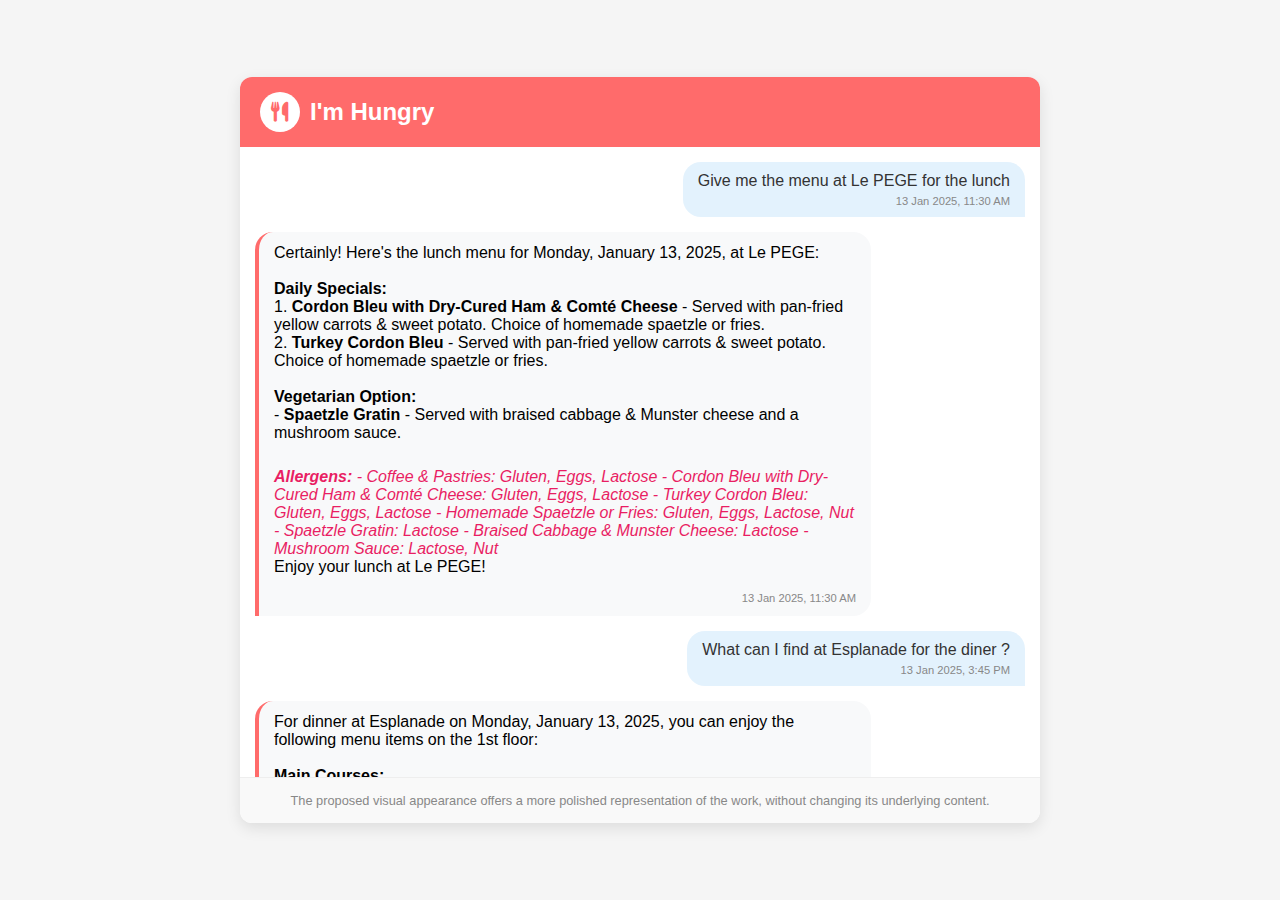
<file: im_hungry_chatbot.html>
<!DOCTYPE html>
<html lang="en">
<head>
    <meta charset="UTF-8">
    <meta name="viewport" content="width=device-width, initial-scale=1.0">
    <title>I'm Hungry Chatbot</title>
    <style>
        body {
            font-family: 'Segoe UI', Tahoma, Geneva, Verdana, sans-serif;
            background-color: #f5f5f5;
            margin: 0;
            padding: 0;
            display: flex;
            justify-content: center;
            align-items: center;
            min-height: 100vh;
        }
        
        .chat-container {
            width: 90%;
            max-width: 800px;
            background-color: white;
            border-radius: 12px;
            box-shadow: 0 5px 15px rgba(0, 0, 0, 0.1);
            overflow: hidden;
        }
        
        .chat-header {
            background-color: #FF6B6B;
            color: white;
            padding: 15px 20px;
            display: flex;
            align-items: center;
            gap: 10px;
        }
        
        .chat-header h1 {
            margin: 0;
            font-size: 1.5rem;
        }
        
        .chat-logo {
            width: 40px;
            height: 40px;
            background-color: white;
            border-radius: 50%;
            display: flex;
            justify-content: center;
            align-items: center;
        }
        
        .chat-logo i {
            color: #FF6B6B;
            font-size: 20px;
        }
        
        .chat-messages {
            padding: 15px;
            max-height: 600px;
            overflow-y: auto;
        }
        
        .message {
            margin-bottom: 15px;
            max-width: 80%;
        }
        
        .user-message {
            background-color: #E3F2FD;
            padding: 10px 15px;
            border-radius: 18px 18px 0 18px;
            margin-left: auto;
            color: #333;
        }
        
        .bot-message {
            background-color: #F8F9FA;
            padding: 12px 15px;
            border-radius: 18px 18px 18px 0;
            border-left: 4px solid #FF6B6B;
        }
        
        .message-time {
            font-size: 0.7rem;
            color: #888;
            margin-top: 5px;
            text-align: right;
        }
        
        .message-content {
            margin: 0;
        }
        
        .bot-message .message-content {
            white-space: pre-wrap;
        }
        
        .chat-footer {
            padding: 15px 20px;
            background-color: #f9f9f9;
            border-top: 1px solid #eee;
            text-align: center;
            font-size: 0.8rem;
            color: #888;
        }
        
        .allergens {
            font-style: italic;
            margin-top: 8px;
            color: #E91E63;
        }

        .message.user-message-container {
            display: flex;
            justify-content: flex-end; /* contenuto dentro div spostato a destra */
            margin-left: auto;          /* spinge tutto il div verso destra */
        }
        
        @media (max-width: 600px) {
            .chat-container {
                width: 95%;
                border-radius: 0;
            }
            
            .message {
                max-width: 90%;
            }
        }
    </style>
    <link rel="stylesheet" href="https://cdnjs.cloudflare.com/ajax/libs/font-awesome/6.0.0-beta3/css/all.min.css">
</head>
<body>
    <div class="chat-container">
        <div class="chat-header">
            <div class="chat-logo">
                <i class="fas fa-utensils"></i>
            </div>
            <h1>I'm Hungry</h1>
        </div>
        
        <div class="chat-messages">
            <div class="message user-message-container">
                <div class="user-message">
                    <p class="message-content">Give me the menu at Le PEGE for the lunch</p>
                    <div class="message-time">13 Jan 2025, 11:30 AM</div>
                </div>
            </div>
            
            <div class="message bot-message-container">
                <div class="bot-message">
                    <p class="message-content">Certainly! Here's the lunch menu for Monday, January 13, 2025, at Le PEGE:

<strong>Daily Specials:</strong>
1. <strong>Cordon Bleu with Dry-Cured Ham & Comté Cheese</strong> - Served with pan-fried yellow carrots & sweet potato. Choice of homemade spaetzle or fries.
2. <strong>Turkey Cordon Bleu</strong> - Served with pan-fried yellow carrots & sweet potato. Choice of homemade spaetzle or fries.

<strong>Vegetarian Option:</strong>
- <strong>Spaetzle Gratin</strong> - Served with braised cabbage & Munster cheese and a mushroom sauce.

<div class="allergens"><strong>Allergens:</strong>
- Coffee & Pastries: Gluten, Eggs, Lactose
- Cordon Bleu with Dry-Cured Ham & Comté Cheese: Gluten, Eggs, Lactose
- Turkey Cordon Bleu: Gluten, Eggs, Lactose
- Homemade Spaetzle or Fries: Gluten, Eggs, Lactose, Nut
- Spaetzle Gratin: Lactose
- Braised Cabbage & Munster Cheese: Lactose
- Mushroom Sauce: Lactose, Nut</div>

Enjoy your lunch at Le PEGE!</p>
                    <div class="message-time">13 Jan 2025, 11:30 AM</div>
                </div>
            </div>
            
            <div class="message user-message-container">
                <div class="user-message">
                    <p class="message-content">What can I find at Esplanade for the diner ?</p>
                    <div class="message-time">13 Jan 2025, 3:45 PM</div>
                </div>
            </div>
            
            <div class="message bot-message-container">
                <div class="bot-message">
                    <p class="message-content">For dinner at Esplanade on Monday, January 13, 2025, you can enjoy the following menu items on the 1st floor:

<strong>Main Courses:</strong>
- Beef fricadelle with cream sauce
- Green beans
- Roasted potatoes
- Arrabiata pasta gratin

<strong>Desserts:</strong>
- Paris-Brest
- Lemon tart
- Apple compote with speculoos

<div class="allergens"><strong>Allergens Information:</strong>
- Beef fricadelle contains gluten, eggs, and nuts.
- Cream sauce contains eggs and lactose.
- Roasted potatoes contain lactose.
- Arrabiata pasta gratin contains gluten and lactose.
- Paris-Brest contains gluten, eggs, lactose, and nuts.
- Lemon tart contains gluten, eggs, and lactose.
- Apple compote with speculoos contains lactose.</div>

Please be mindful of the allergens in each dish if you have dietary restrictions.</p>
                    <div class="message-time">13 Jan 2025, 3:46 PM</div>
                </div>
            </div>
            
            <div class="message user-message-container">
                <div class="user-message">
                    <p class="message-content">What is Arrabiata pasta gratin ?</p>
                    <div class="message-time">13 Jan 2025, 3:50 PM</div>
                </div>
            </div>
            
            <div class="message bot-message-container">
                <div class="bot-message">
                    <p class="message-content">Arrabiata pasta gratin is a dish that consists of pasta baked with Arrabiata sauce and usually topped with cheese. Arrabiata sauce is a spicy sauce made from tomatoes, garlic, and dried red chili peppers cooked in olive oil. The sauce originates from Italy and is known for its bold, spicy flavor. In a gratin version, the pasta and Arrabiata sauce are typically mixed together, topped with a layer of cheese such as mozzarella or Parmesan, and then baked in the oven until the cheese is golden and bubbly. This dish combines the heat of the Arrabiata with the comforting, creamy texture of the baked cheese topping.</p>
                    <div class="message-time">13 Jan 2025, 3:51 PM</div>
                </div>
            </div>
            
            <div class="message user-message-container">
                <div class="user-message">
                    <p class="message-content">Give me a dish without milk</p>
                    <div class="message-time">13 Jan 2025, 3:55 PM</div>
                </div>
            </div>
            
            <div class="message bot-message-container">
                <div class="bot-message">
                    <p class="message-content">For a dish without milk (lactose) from the student menu on the 1st floor at Esplanade for dinner on Monday, January 13, 2025, you can choose the following options:

- Beef fricadelle (Note: contains gluten, eggs, and nuts)
- Green beans
- Roasted potatoes (Note: while it contains lactose, you can request it without butter or any milk-based products if possible)

For dessert, the options without milk are limited. It seems all desserts listed contain lactose. You might need to inquire if there is an alternative dessert option available without milk.</p>
                    <div class="message-time">13 Jan 2025, 3:56 PM</div>
                </div>
            </div>
        </div>
        
        <div class="chat-footer">
            The proposed visual appearance offers a more polished representation of the work, without changing its underlying content.
        </div>
    </div>
</body>
</html>
</file>
